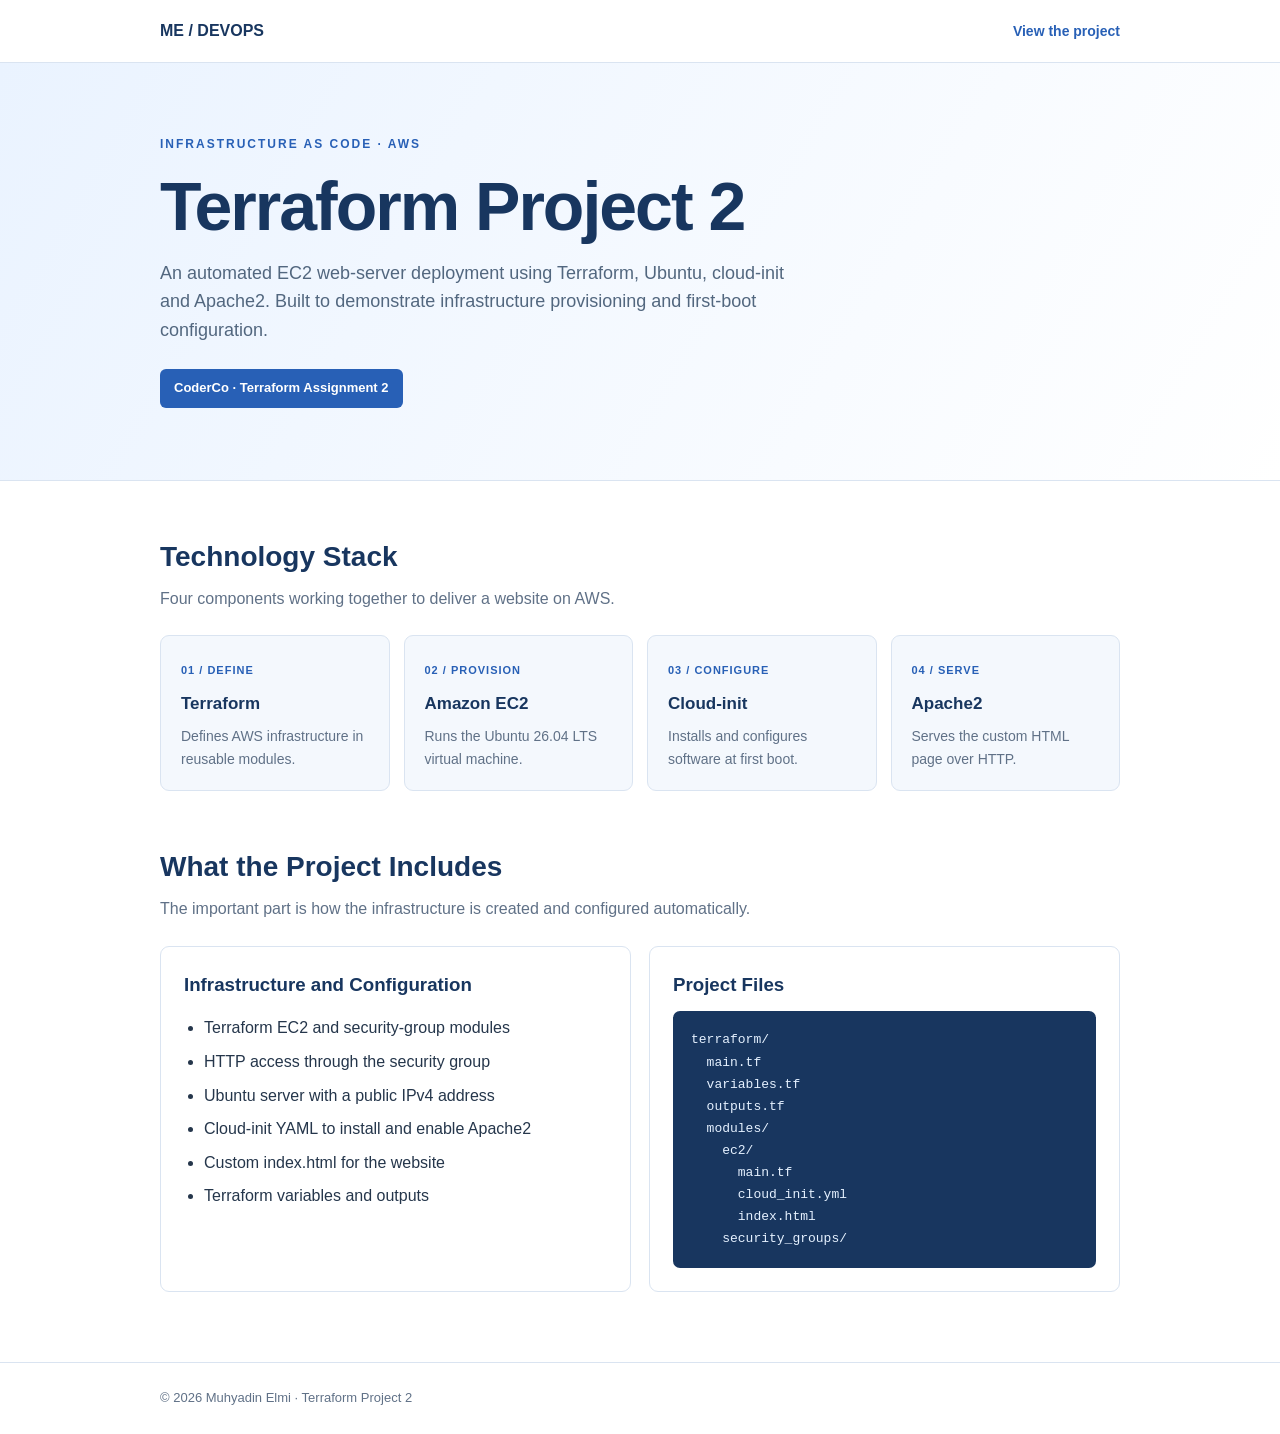
<file: Terraform/project-2/modules/ec2/index.html>
<!DOCTYPE html>
<html lang="en">
<head>
  <meta charset="UTF-8">
  <meta name="viewport" content="width=device-width,initial-scale=1">
  <title>Terraform Project 2 | Muhyadin Elmi</title>

  <style>
    :root {
      --navy:#18365f;
      --blue:#2860b6;
      --grey:#607187;
      --line:#dae4f1;
      --pale:#f4f8fd;
    }

    * { box-sizing:border-box; }

    body {
      margin:0;
      font:16px/1.6 Arial,Helvetica,sans-serif;
      color:#25364b;
      background:#fff;
    }

    .wrap {
      width:min(960px,92%);
      margin:auto;
    }

    header {
      border-bottom:1px solid var(--line);
    }

    nav {
      display:flex;
      justify-content:space-between;
      align-items:center;
      padding:18px 0;
      gap:16px;
    }

    .brand {
      font-weight:800;
      color:var(--navy);
    }

    nav a {
      color:var(--blue);
      text-decoration:none;
      font-size:14px;
      font-weight:700;
    }

    .hero {
      background:linear-gradient(120deg,#eaf3ff,#fff);
      padding:72px 0;
      border-bottom:1px solid var(--line);
    }

    .eyebrow {
      color:var(--blue);
      font-weight:800;
      font-size:12px;
      letter-spacing:2px;
      text-transform:uppercase;
    }

    h1 {
      color:var(--navy);
      font-size:clamp(40px,7vw,68px);
      letter-spacing:-2px;
      line-height:1.1;
      margin:15px 0;
    }

    .hero p {
      max-width:650px;
      font-size:18px;
      color:#52677f;
      margin:0;
    }

    .tag {
      display:inline-block;
      margin-top:24px;
      padding:9px 14px;
      border-radius:6px;
      background:var(--blue);
      color:white;
      font-size:13px;
      font-weight:700;
    }

    section {
      padding:58px 0 0;
    }

    h2 {
      color:var(--navy);
      font-size:28px;
      line-height:1.25;
      margin:0 0 12px;
    }

    .intro {
      color:var(--grey);
      margin:0 0 24px;
    }

    .grid {
      display:grid;
      grid-template-columns:repeat(4,1fr);
      gap:14px;
    }

    .card {
      background:var(--pale);
      border:1px solid var(--line);
      border-radius:9px;
      padding:20px;
    }

    .card small {
      color:var(--blue);
      font-size:11px;
      font-weight:800;
      letter-spacing:1px;
    }

    .card h3 {
      font-size:17px;
      color:var(--navy);
      margin:8px 0;
    }

    .card p {
      font-size:14px;
      color:var(--grey);
      margin:0;
    }

    .details {
      display:grid;
      grid-template-columns:1fr 1fr;
      gap:18px;
    }

    .panel {
      border:1px solid var(--line);
      border-radius:9px;
      padding:23px;
    }

    .panel h3 {
      color:var(--navy);
      margin:0 0 12px;
    }

    ul {
      padding-left:20px;
      margin:0;
    }

    li {
      padding:4px 0;
    }

    pre {
      background:#18365f;
      color:#e5f1ff;
      padding:18px;
      border-radius:7px;
      overflow:auto;
      font:13px/1.7 monospace;
      margin:0;
    }

    footer {
      margin-top:70px;
      padding:25px 0;
      border-top:1px solid var(--line);
      color:var(--grey);
      font-size:13px;
    }

    @media(max-width:750px) {
      .grid {
        grid-template-columns:repeat(2,1fr);
      }

      .details {
        grid-template-columns:1fr;
      }
    }

    @media(max-width:420px) {
      .grid {
        grid-template-columns:1fr;
      }

      .hero {
        padding:50px 0;
      }
    }
  </style>
</head>

<body>

  <header>
    <nav class="wrap">
      <div class="brand">ME / DEVOPS</div>
      <a href="#project">View the project</a>
    </nav>
  </header>

  <main>

    <div class="hero">
      <div class="wrap">

        <div class="eyebrow">
          Infrastructure as Code · AWS
        </div>

        <h1>Terraform Project 2</h1>

        <p>
          An automated EC2 web-server deployment using
          Terraform, Ubuntu, cloud-init and Apache2.
          Built to demonstrate infrastructure provisioning
          and first-boot configuration.
        </p>

        <span class="tag">
          CoderCo · Terraform Assignment 2
        </span>

      </div>
    </div>

    <section class="wrap" id="project">

      <h2>Technology Stack</h2>

      <p class="intro">
        Four components working together to deliver
        a website on AWS.
      </p>

      <div class="grid">

        <div class="card">
          <small>01 / DEFINE</small>
          <h3>Terraform</h3>
          <p>
            Defines AWS infrastructure in
            reusable modules.
          </p>
        </div>

        <div class="card">
          <small>02 / PROVISION</small>
          <h3>Amazon EC2</h3>
          <p>
            Runs the Ubuntu 26.04 LTS
            virtual machine.
          </p>
        </div>

        <div class="card">
          <small>03 / CONFIGURE</small>
          <h3>Cloud-init</h3>
          <p>
            Installs and configures software
            at first boot.
          </p>
        </div>

        <div class="card">
          <small>04 / SERVE</small>
          <h3>Apache2</h3>
          <p>
            Serves the custom HTML page
            over HTTP.
          </p>
        </div>

      </div>
    </section>

    <section class="wrap">

      <h2>What the Project Includes</h2>

      <p class="intro">
        The important part is how the infrastructure
        is created and configured automatically.
      </p>

      <div class="details">

        <div class="panel">

          <h3>Infrastructure and Configuration</h3>

          <ul>
            <li>Terraform EC2 and security-group modules</li>
            <li>HTTP access through the security group</li>
            <li>Ubuntu server with a public IPv4 address</li>
            <li>Cloud-init YAML to install and enable Apache2</li>
            <li>Custom index.html for the website</li>
            <li>Terraform variables and outputs</li>
          </ul>

        </div>

        <div class="panel">

          <h3>Project Files</h3>

          <pre>terraform/
  main.tf
  variables.tf
  outputs.tf
  modules/
    ec2/
      main.tf
      cloud_init.yml
      index.html
    security_groups/</pre>

        </div>

      </div>
    </section>

  </main>

  <footer>
    <div class="wrap">
      © 2026 Muhyadin Elmi · Terraform Project 2
    </div>
  </footer>

</body>
</html>
</file>
